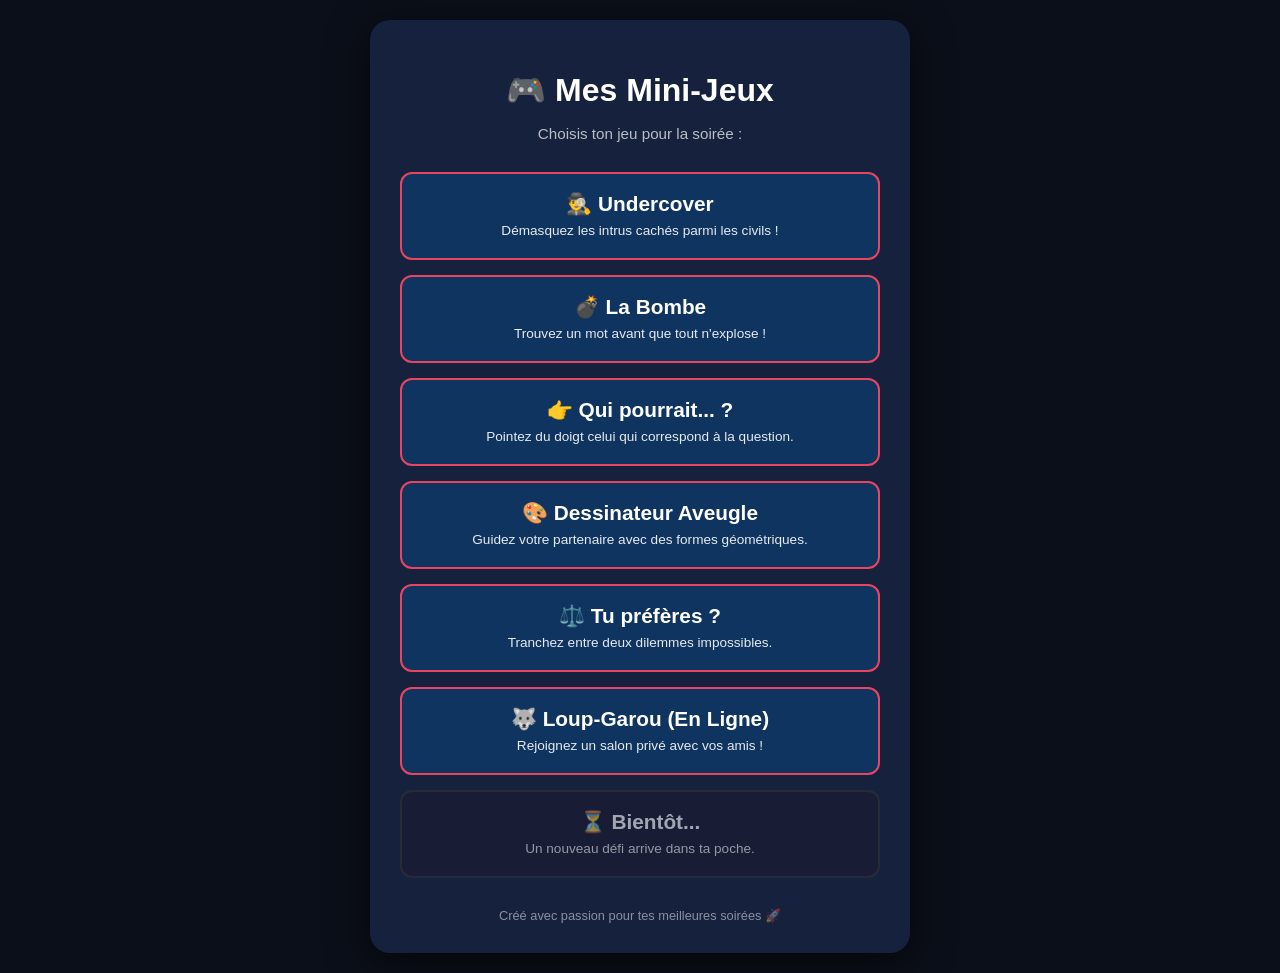
<file: index.html>
<!DOCTYPE html>
<html lang="fr">
<head>
    <meta charset="UTF-8">
    <meta name="viewport" content="width=device-width, initial-scale=1.0">
    <title>Mes Mini-Jeux</title>
    <style>
        body { 
            font-family: 'Segoe UI', Tahoma, Geneva, Verdana, sans-serif; 
            background-color: #0b0f19; 
            color: #ffffff; 
            display: flex; 
            justify-content: center; 
            align-items: center; 
            min-height: 100vh; 
            margin: 0; 
            padding: 20px 0;
            text-align: center; 
        }
        #hub { 
            background-color: #16213e; 
            padding: 30px; 
            border-radius: 20px; 
            box-shadow: 0 10px 40px rgba(0,0,0,0.6); 
            width: 90%; 
            max-width: 480px; 
        }
        h1 { margin-bottom: 10px; color: #fff; font-size: 2em; }
        .subtitle { opacity: 0.7; margin-bottom: 30px; font-size: 0.95em; }
        
        .games-grid { 
            display: flex; 
            flex-direction: column; 
            gap: 15px; 
        }
        
        .game-card { 
            background-color: #0f3460; 
            border: 2px solid #e94560; 
            border-radius: 12px; 
            padding: 18px; 
            cursor: pointer; 
            transition: all 0.3s ease; 
            color: white; 
            text-decoration: none; 
            display: flex;
            flex-direction: column;
            align-items: center;
            justify-content: center;
        }
        
        .game-card:hover { 
            background-color: #e94560; 
            transform: translateY(-3px); 
            box-shadow: 0 5px 15px rgba(233, 69, 96, 0.4);
        }
        
        .game-card h2 { margin: 0 0 5px 0; font-size: 1.3em; }
        .game-card p { margin: 0; font-size: 0.85em; opacity: 0.9; line-height: 1.4; }

        .disabled { 
            border-color: #333; 
            background-color: #1a1a2e; 
            cursor: not-allowed; 
            opacity: 0.6; 
            pointer-events: none;
        }
        
        .footer { margin-top: 30px; font-size: 0.8em; opacity: 0.5; }
    </style>
</head>
<body>
    <div id="hub">
        <h1>🎮 Mes Mini-Jeux</h1>
        <p class="subtitle">Choisis ton jeu pour la soirée :</p>
        
        <div class="games-grid">
            <!-- JEU 1 : UNDERCOVER -->
            <a href="undercover/index.html" class="game-card">
                <h2>🕵️‍♂️ Undercover</h2>
                <p>Démasquez les intrus cachés parmi les civils !</p>
            </a>

            <!-- JEU 2 : LA BOMBE -->
            <a href="bombe/index.html" class="game-card">
                <h2>💣 La Bombe</h2>
                <p>Trouvez un mot avant que tout n'explose !</p>
            </a>

            <!-- JEU 3 : QUI POURRAIT -->
            <a href="quipourrait/index.html" class="game-card">
                <h2>👉 Qui pourrait... ?</h2>
                <p>Pointez du doigt celui qui correspond à la question.</p>
            </a>

            <!-- JEU 4 : DESSINATEUR AVEUGLE -->
            <a href="dessinateur/index.html" class="game-card">
                <h2>🎨 Dessinateur Aveugle</h2>
                <p>Guidez votre partenaire avec des formes géométriques.</p>
            </a>

            <!-- JEU 5 : TU PRÉFÈRES -->
            <a href="tupreferes/index.html" class="game-card">
                <h2>⚖️ Tu préfères ?</h2>
                <p>Tranchez entre deux dilemmes impossibles.</p>
            </a>

            <!-- JEU 6 : LOUP-GAROU MULTIJOUEUR -->
            <a href="loupgarou/index.html" class="game-card">
                <h2>🐺 Loup-Garou (En Ligne)</h2>
                <p>Rejoignez un salon privé avec vos amis !</p>
            </a>
            
            <!-- PROCHAINEMENT -->
            <a href="#" class="game-card disabled">
                <h2>⏳ Bientôt...</h2>
                <p>Un nouveau défi arrive dans ta poche.</p>
            </a>
        </div>

        <div class="footer">
            Créé avec passion pour tes meilleures soirées 🚀
        </div>
    </div>
</body>
</html>
</file>
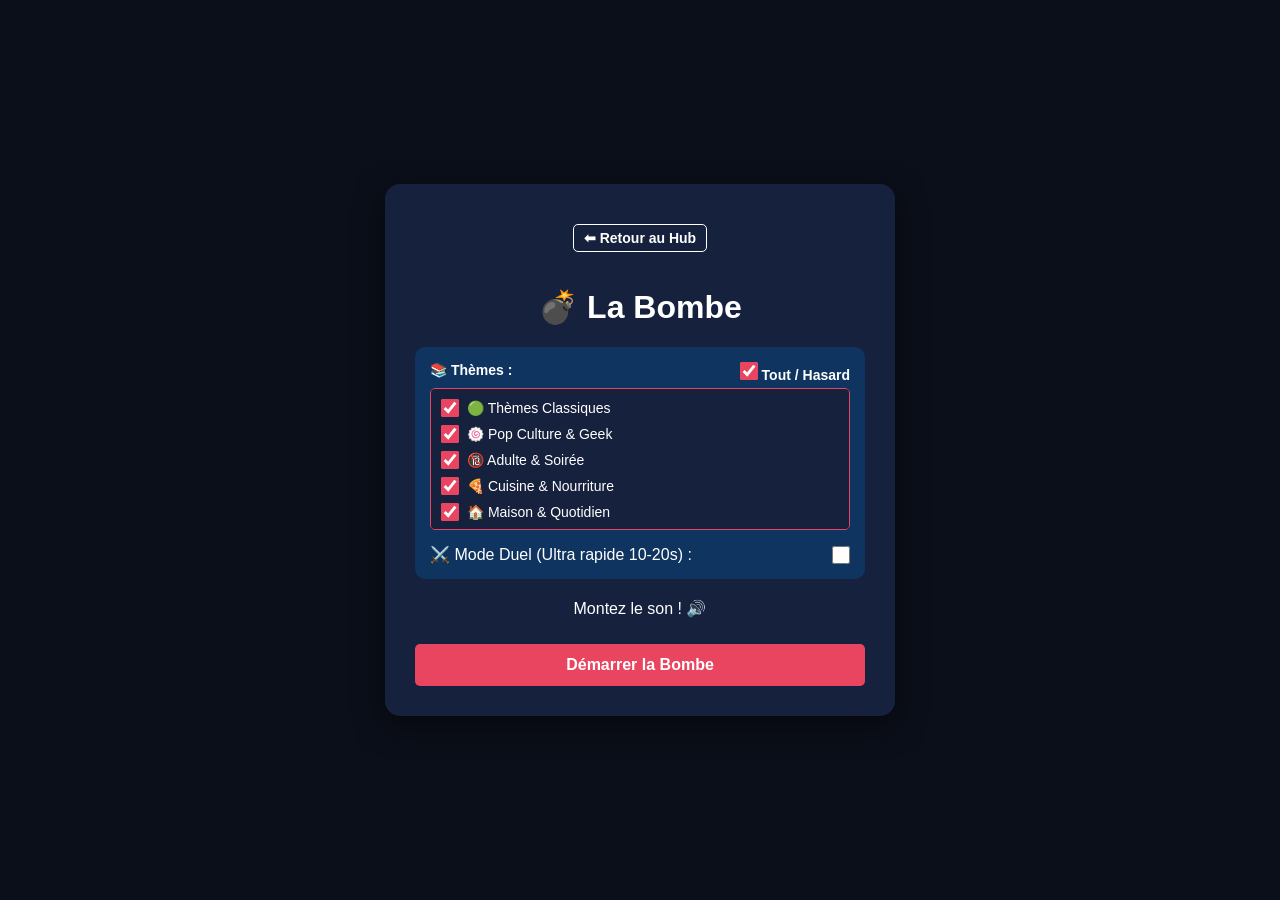
<file: bombe/index.html>
<!DOCTYPE html>
<html lang="fr">
<head>
    <meta charset="UTF-8">
    <meta name="viewport" content="width=device-width, initial-scale=1.0">
    <title>La Bombe</title>
    <link rel="stylesheet" href="style.css">
</head>
<body>
    <div id="app">
        <div id="setup-screen" class="screen active">
            <button class="back-btn" onclick="window.location.href='../index.html'">⬅ Retour au Hub</button>
            <h1>💣 La Bombe</h1>
            
            <div class="settings-box-container">
                <div class="settings-row theme-section">
                    <div class="theme-header">
                        <label>📚 Thèmes :</label>
                        <label class="select-all-label">
                            <input type="checkbox" id="select-all-themes" class="custom-checkbox" onchange="toggleAllThemes(this)" checked>
                            Tout / Hasard
                        </label>
                    </div>
                    <div class="theme-list" id="theme-list"></div>
                </div>

                <div class="settings-row checkbox-row">
                    <label for="duel-mode">⚔️ Mode Duel (Ultra rapide 10-20s) :</label>
                    <input type="checkbox" id="duel-mode" class="custom-checkbox">
                </div>
            </div>

            <p>Montez le son ! 🔊</p>
            <button onclick="startGame()" id="start-btn">Démarrer la Bombe</button>
        </div>

        <div id="game-screen" class="screen">
            <h2 id="theme-display" class="theme-title">Thème</h2>
            <div class="bomb-container">
                <span id="bomb-emoji">💣</span>
            </div>
            
            <div class="input-zone">
                <input type="text" id="word-input" placeholder="Tape vite ton mot..." autocomplete="off">
                <button onclick="passBomb()" id="pass-btn">Passer la bombe !</button>
            </div>
        </div>

        <div id="explosion-screen" class="screen">
            <h1 class="boom-text">💥 BOOM ! 💥</h1>
            <h2>Le téléphone a explosé !</h2>
            
            <div class="history-container">
                <h3>📜 Mots dits :</h3>
                <ul id="word-history"></ul>
            </div>
            
            <button onclick="location.reload()">Rejouer</button>
        </div>
    </div>
    <script src="script.js"></script>
</body>
</html>
</file>
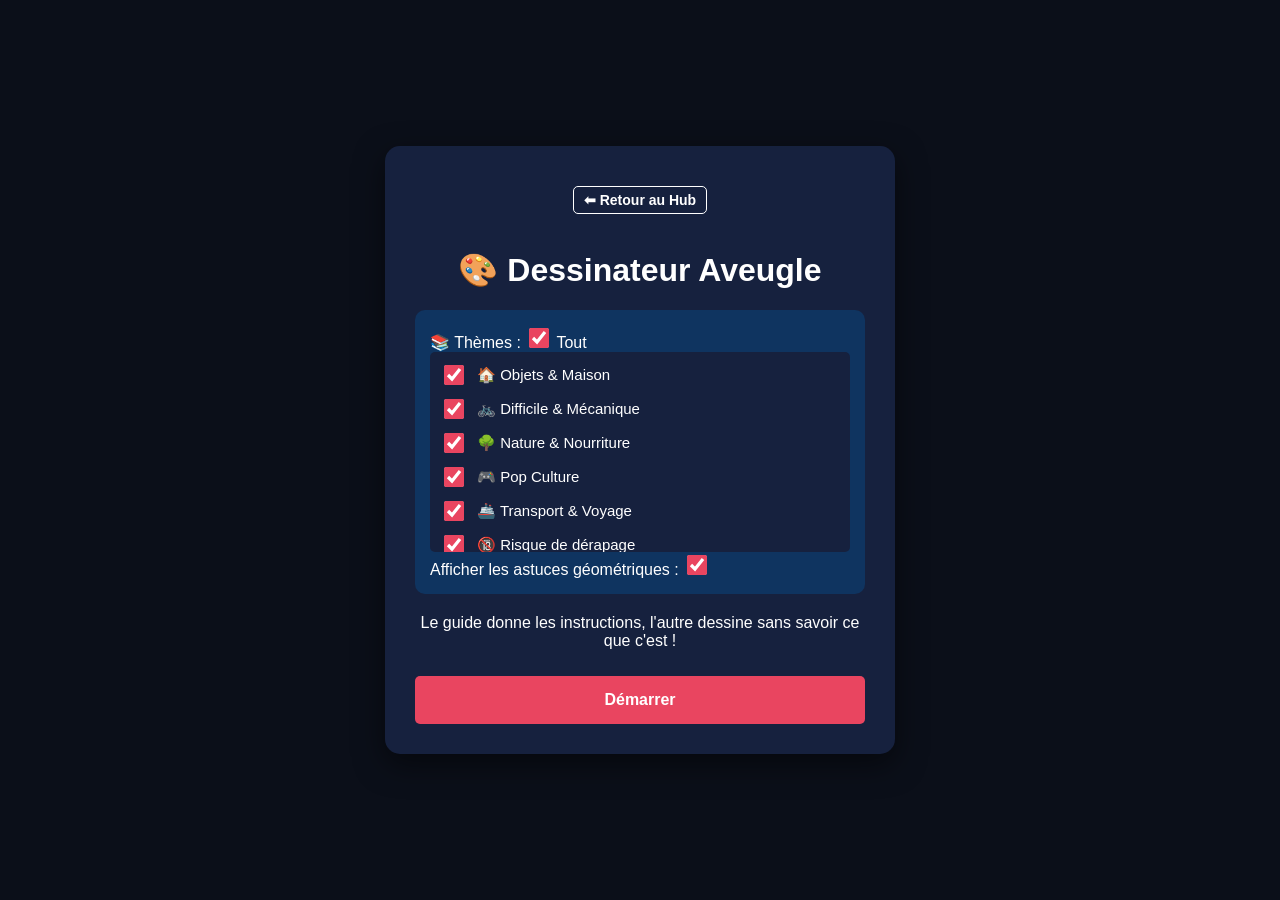
<file: dessinateur/index.html>
<!DOCTYPE html>
<html lang="fr">
<head>
    <meta charset="UTF-8">
    <meta name="viewport" content="width=device-width, initial-scale=1.0">
    <title>Le Dessinateur Aveugle</title>
    <link rel="stylesheet" href="style.css">
</head>
<body>
    <div id="app">
        <div id="setup-screen" class="screen active">
            <button class="back-btn" onclick="window.location.href='../index.html'">⬅ Retour au Hub</button>
            <h1>🎨 Dessinateur Aveugle</h1>
            
            <div class="settings-box-container">
                <div class="settings-row theme-section">
                    <div class="theme-header">
                        <label>📚 Thèmes :</label>
                        <label class="select-all-label">
                            <input type="checkbox" id="select-all-themes" class="custom-checkbox" onchange="toggleAllThemes(this)" checked>
                            Tout
                        </label>
                    </div>
                    <div class="theme-list" id="theme-list"></div>
                </div>

                <div class="settings-row checkbox-row">
                    <label for="toggle-hints">Afficher les astuces géométriques :</label>
                    <input type="checkbox" id="toggle-hints" class="custom-checkbox" checked>
                </div>
            </div>

            <p>Le guide donne les instructions, l'autre dessine sans savoir ce que c'est !</p>
            <button onclick="startGame()" id="start-btn">Démarrer</button>
        </div>

        <div id="game-screen" class="screen">
            <div class="guide-box">
                <p class="instruction-label">🤫 Chut... Ne montre pas cet écran !</p>
                
                <div id="secret-container" class="secret-content">
                    <h3 class="label">MOT SECRET :</h3>
                    <h1 id="secret-word-display">...</h1>
                    
                    <div id="hint-area" class="hint-box">
                        <h3 class="label">ASTUCES GÉOMÉTRIQUES :</h3>
                        <p id="geometry-hint">...</p>
                    </div>
                </div>

                <button id="show-btn" onclick="revealSecret()">👀 Voir le mot secret</button>
            </div>

            <div class="controls-zone">
                <button onclick="nextRound()" id="next-btn" style="display:none;">Mot Suivant ⏭️</button>
                <button class="quit-btn" onclick="location.reload()">Quitter la partie</button>
            </div>
        </div>
    </div>
    <script src="script.js"></script>
</body>
</html>
</file>
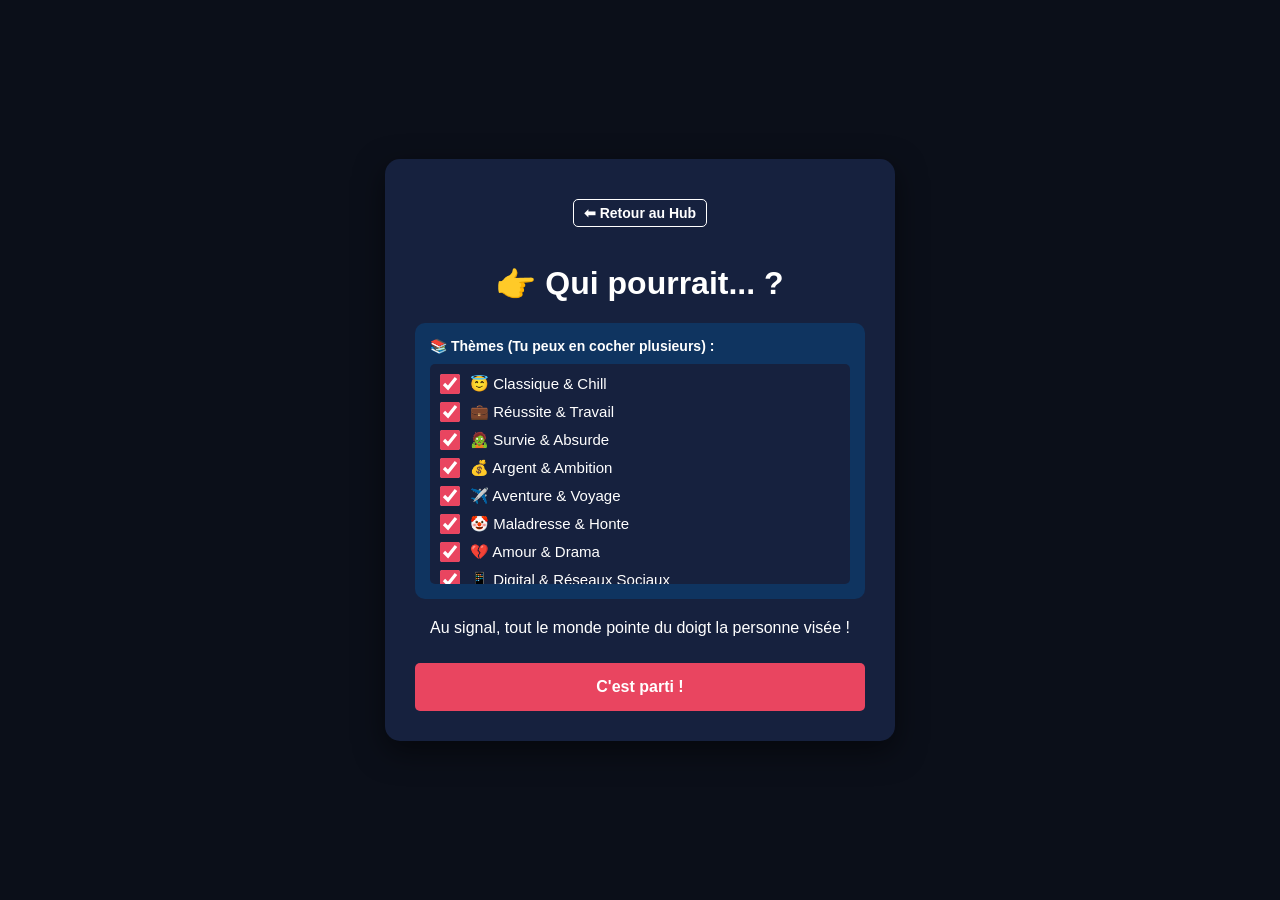
<file: quipourrait/index.html>
<!DOCTYPE html>
<html lang="fr">
<head>
    <meta charset="UTF-8">
    <meta name="viewport" content="width=device-width, initial-scale=1.0">
    <title>Qui Pourrait... ?</title>
    <link rel="stylesheet" href="style.css">
</head>
<body>
    <div id="app">
        <div id="setup-screen" class="screen active">
            <button class="back-btn" onclick="window.location.href='../index.html'">⬅ Retour au Hub</button>
            <h1>👉 Qui pourrait... ?</h1>
            
            <div class="settings-box-container">
                <div class="settings-row theme-section">
                    <div class="theme-header">
                        <label>📚 Thèmes (Tu peux en cocher plusieurs) :</label>
                    </div>
                    <div class="theme-list" id="theme-list">
                        </div>
                </div>
            </div>

            <p>Au signal, tout le monde pointe du doigt la personne visée !</p>
            <button onclick="startGame()" id="start-btn">C'est parti !</button>
        </div>

        <div id="game-screen" class="screen">
            <div class="question-container">
                <h3>Qui pourrait...</h3>
                <h1 id="question-display" class="question-text">...</h1>
            </div>
            
            <div class="timer-container" id="timer-display" style="display: none;">
                3
            </div>

            <div class="controls-zone">
                <button onclick="startCountdown()" id="countdown-btn">Lancer le compte à rebours ⏱️</button>
                <button onclick="nextQuestion()" id="next-btn" class="secondary-btn" style="display: none;">Question Suivante ⏭️</button>
            </div>
            
            <button class="quit-btn" onclick="location.reload()">Quitter</button>
        </div>
    </div>
    <script src="script.js"></script>
</body>
</html>
</file>
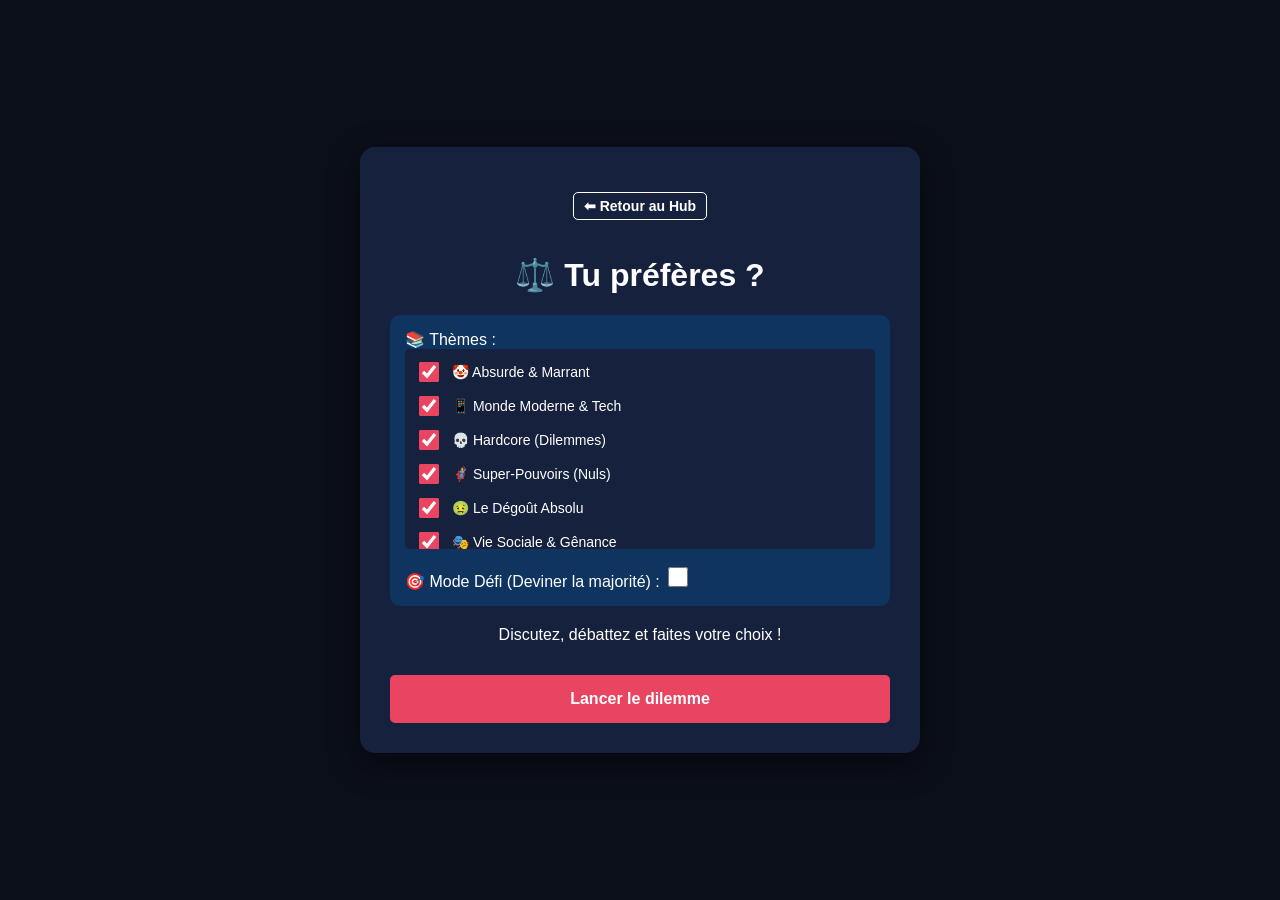
<file: tupreferes/index.html>
<!DOCTYPE html>
<html lang="fr">
<head>
    <meta charset="UTF-8">
    <meta name="viewport" content="width=device-width, initial-scale=1.0">
    <title>Tu préfères ?</title>
    <link rel="stylesheet" href="style.css">
</head>
<body>
    <div id="app">
        <div id="setup-screen" class="screen active">
            <button class="back-btn" onclick="window.location.href='../index.html'">⬅ Retour au Hub</button>
            <h1>⚖️ Tu préfères ?</h1>
            
            <div class="settings-box-container">
                <div class="settings-row theme-section">
                    <div class="theme-header">
                        <label>📚 Thèmes :</label>
                    </div>
                    <div class="theme-list" id="theme-list"></div>
                </div>

                <div class="settings-row checkbox-row">
                    <label for="challenge-mode">🎯 Mode Défi (Deviner la majorité) :</label>
                    <input type="checkbox" id="challenge-mode" class="custom-checkbox">
                </div>
            </div>

            <p>Discutez, débattez et faites votre choix !</p>
            <button onclick="startGame()" id="start-btn">Lancer le dilemme</button>
        </div>

        <div id="game-screen" class="screen">
            <h3 class="game-instruction">Tu préfères...</h3>
            
            <div class="dilemma-container">
                <div class="option-box option-a" onclick="selectOption('A')">
                    <p id="display-a">Option A</p>
                </div>
                
                <div class="vs-circle">OU</div>
                
                <div class="option-box option-b" onclick="selectOption('B')">
                    <p id="display-b">Option B</p>
                </div>
            </div>

            <div id="result-zone" style="display:none;">
                <p class="vote-instruction">Votez tous en même temps !</p>
                <button onclick="nextDilemma()">Dilemme Suivant ⏭️</button>
            </div>

            <button class="quit-btn" onclick="location.reload()">Quitter</button>
        </div>
    </div>
    <script src="script.js"></script>
</body>
</html>
</file>
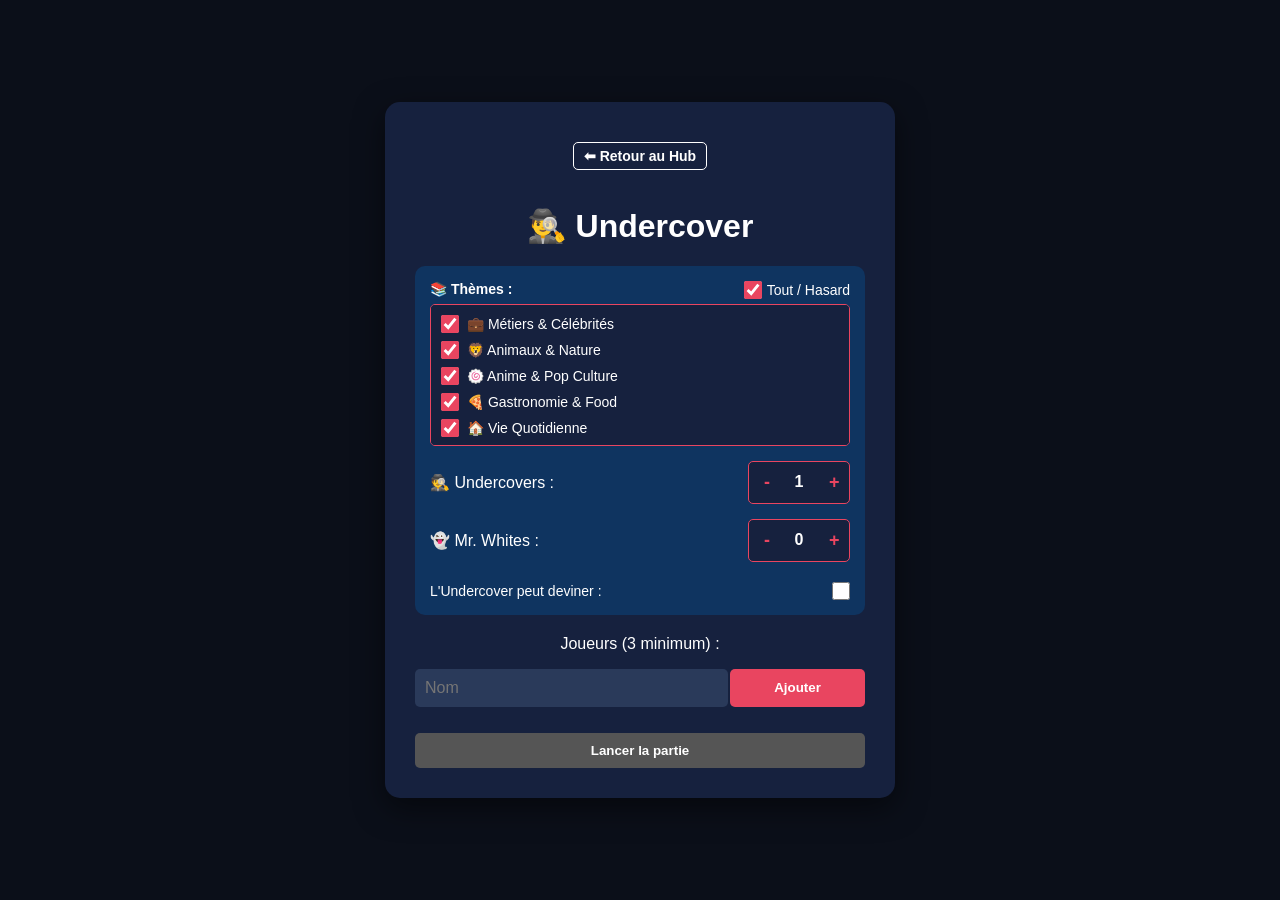
<file: undercover/index.html>
<!DOCTYPE html>
<html lang="fr">
<head>
    <meta charset="UTF-8">
    <meta name="viewport" content="width=device-width, initial-scale=1.0">
    <title>Undercover - Jeu</title>
    <link rel="stylesheet" href="style.css">
</head>
<body>
    <div id="app">
        <div id="setup-screen" class="screen active">
            <button class="back-btn" onclick="window.location.href='../index.html'">⬅ Retour au Hub</button>
            <h1>🕵️‍♂️ Undercover</h1>
            
            <div class="settings-box-container">
                <div class="settings-row theme-section">
                    <div class="theme-header">
                        <label>📚 Thèmes :</label>
                        <label class="select-all-label">
                            <input type="checkbox" id="select-all-themes" class="custom-checkbox" onchange="toggleAllThemes(this)" checked>
                            Tout / Hasard
                        </label>
                    </div>
                    <div class="theme-list" id="theme-list"></div>
                </div>

                <div class="settings-row">
                    <label>🕵️ Undercovers :</label>
                    <div class="counter-group">
                        <button class="counter-btn" onclick="updateCounter('undercover-count', -1)">-</button>
                        <span id="undercover-count" class="counter-val">1</span>
                        <button class="counter-btn" onclick="updateCounter('undercover-count', 1)">+</button>
                    </div>
                </div>
                <div class="settings-row">
                    <label>👻 Mr. Whites :</label>
                    <div class="counter-group">
                        <button class="counter-btn" onclick="updateCounter('mr-white-count', -1)">-</button>
                        <span id="mr-white-count" class="counter-val">0</span>
                        <button class="counter-btn" onclick="updateCounter('mr-white-count', 1)">+</button>
                    </div>
                </div>
                <div class="settings-row checkbox-row">
                    <label for="allow-undercover-guess">L'Undercover peut deviner :</label>
                    <input type="checkbox" id="allow-undercover-guess" class="custom-checkbox">
                </div>
            </div>

            <p>Joueurs (3 minimum) :</p>
            <div class="input-group">
                <input type="text" id="player-name" placeholder="Nom">
                <button onclick="addPlayer()">Ajouter</button>
            </div>
            <ul id="player-list"></ul>
            <button onclick="startGame()" id="start-btn" disabled>Lancer la partie</button>
        </div>

        <div id="turn-screen" class="screen">
            <h2 id="turn-title">Au tour de...</h2>
            <p>Assure-toi d'être seul(e) 👀</p>
            <button onclick="showWord()">Voir mon rôle</button>
        </div>

        <div id="word-screen" class="screen">
            <h2 id="role-title">Ton mot est :</h2>
            <h1 id="secret-word" class="word-display">???</h1>
            <button onclick="nextTurn()">J'ai bien mémorisé</button>
        </div>

        <div id="debate-screen" class="screen">
            <h2>🗣️ Débat - Tour <span id="round-number">1</span></h2>
            <p>Discutez et éliminez un suspect :</p>
            <div id="vote-list"></div>
        </div>

        <div id="continue-screen" class="screen">
            <h2>Le jeu continue !</h2>
            <p id="continue-desc"></p>
            <button onclick="startVotingPhase()">Passer au tour suivant</button>
        </div>

        <div id="guess-screen" class="screen">
            <h2 id="guess-title">👻 Un intrus est démasqué !</h2>
            <p>Dernière chance. Quel était le mot des civils ?</p>
            <input type="text" id="intruder-guess" placeholder="Le mot est...">
            <button onclick="checkIntruderGuess()">Tenter ma chance</button>
        </div>

        <div id="result-screen" class="screen">
            <h1 id="result-title">Résultat</h1>
            <p id="result-desc"></p>
            <button onclick="location.reload()">Rejouer</button>
        </div>
    </div>
    <script src="script.js"></script>
</body>
</html>
</file>
<file: bombe/style.css>
body {
    font-family: 'Segoe UI', Tahoma, Geneva, Verdana, sans-serif;
    background-color: #0b0f19;
    color: #ffffff;
    display: flex;
    justify-content: center;
    align-items: center;
    min-height: 100vh;
    margin: 0;
    text-align: center;
    transition: background-color 0.1s;
}

#app {
    background-color: #16213e;
    padding: 30px;
    border-radius: 15px;
    box-shadow: 0 10px 30px rgba(0,0,0,0.5);
    width: 90%;
    max-width: 450px;
}

.screen { display: none; }
.screen.active { display: block; }

button { background-color: #e94560; color: white; border: none; padding: 12px 15px; border-radius: 5px; cursor: pointer; font-weight: bold; width: 100%; margin-top: 10px; font-size: 16px;}
button:hover { background-color: #ff4a6a; }
.back-btn { background-color: transparent; border: 1px solid white; width: auto; padding: 5px 10px; font-size: 14px; margin-bottom: 15px;}

.settings-box-container { background: #0f3460; padding: 15px; border-radius: 10px; margin-bottom: 20px; display: flex; flex-direction: column; gap: 15px; }
.settings-row { display: flex; justify-content: space-between; align-items: center; text-align: left; }
.theme-section { flex-direction: column; align-items: stretch; gap: 5px; }
.theme-header { display: flex; justify-content: space-between; width: 100%; font-size: 14px; font-weight: bold; }
.theme-list { max-height: 120px; overflow-y: auto; background: #16213e; padding: 10px; border-radius: 5px; border: 1px solid #e94560; display: grid; grid-template-columns: 1fr; gap: 8px; }
.theme-item { display: flex; align-items: center; gap: 8px; font-size: 14px; text-align: left; }
.custom-checkbox { width: 18px; height: 18px; accent-color: #e94560; cursor: pointer; margin: 0;}

.theme-title { color: #e94560; font-size: 1.8em; margin-bottom: 30px; }
.bomb-container { font-size: 80px; margin: 20px 0; display: inline-block; }

.input-zone { display: flex; flex-direction: column; gap: 10px; }
input[type="text"] { padding: 15px; border-radius: 5px; border: none; font-size: 18px; background-color: #2a3a5a; color: white; text-align: center; width: 90%; margin: 0 auto;}

.history-container { background: #0f3460; border-radius: 10px; padding: 15px; margin: 20px 0; max-height: 200px; overflow-y: auto; }
.history-container h3 { margin-top: 0; color: #e94560; }
ul { list-style-type: none; padding: 0; margin: 0; }
li { background: #16213e; margin: 5px 0; padding: 8px; border-radius: 5px; }

.boom-text { color: #ff2a2a; font-size: 3em; margin-bottom: 0; text-shadow: 0 0 20px #ff2a2a; }

/* Animations */
@keyframes pulse {
    0% { transform: scale(1); }
    50% { transform: scale(1.1); }
    100% { transform: scale(1); }
}
.bomb-pulse { animation: pulse 0.5s infinite; }

@keyframes shake {
    0% { transform: translate(1px, 1px) rotate(0deg); }
    10% { transform: translate(-1px, -2px) rotate(-1deg); }
    20% { transform: translate(-3px, 0px) rotate(1deg); }
    30% { transform: translate(3px, 2px) rotate(0deg); }
    40% { transform: translate(1px, -1px) rotate(1deg); }
    50% { transform: translate(-1px, 2px) rotate(-1deg); }
    60% { transform: translate(-3px, 1px) rotate(0deg); }
    70% { transform: translate(3px, 1px) rotate(-1deg); }
    80% { transform: translate(-1px, -1px) rotate(1deg); }
    90% { transform: translate(1px, 2px) rotate(0deg); }
    100% { transform: translate(1px, -2px) rotate(-1deg); }
}
.body-shake { animation: shake 0.5s; }
.body-shake-fast { animation: shake 0.1s infinite; background-color: #3a0000; }
</file>
<file: dessinateur/style.css>
body {
    font-family: 'Segoe UI', Tahoma, Geneva, Verdana, sans-serif;
    background-color: #0b0f19;
    color: #ffffff;
    display: flex;
    justify-content: center;
    align-items: center;
    min-height: 100vh;
    margin: 0;
    text-align: center;
}

#app {
    background-color: #16213e;
    padding: 30px;
    border-radius: 15px;
    box-shadow: 0 10px 30px rgba(0,0,0,0.5);
    width: 90%;
    max-width: 450px;
}

.screen { display: none; }
.screen.active { display: block; }

button { background-color: #e94560; color: white; border: none; padding: 15px; border-radius: 5px; cursor: pointer; font-weight: bold; width: 100%; margin-top: 10px; font-size: 16px;}
.back-btn { background-color: transparent; border: 1px solid white; width: auto; padding: 5px 10px; font-size: 14px; margin-bottom: 15px;}
.quit-btn { background-color: transparent; color: #888; font-size: 14px; margin-top: 20px;}

.settings-box-container { background: #0f3460; padding: 15px; border-radius: 10px; margin-bottom: 20px; text-align: left; }
.theme-list { max-height: 180px; overflow-y: auto; background: #16213e; padding: 10px; border-radius: 5px; display: grid; gap: 8px; }
.theme-item { display: flex; align-items: center; gap: 10px; font-size: 15px; }

.guide-box { background: #0f3460; border: 2px dashed #e94560; border-radius: 10px; padding: 20px; margin: 20px 0; }
.instruction-label { font-size: 0.9em; color: #ffbc00; margin-bottom: 20px; font-weight: bold; }
.secret-content { display: none; transition: 0.3s; }
.label { color: #888; font-size: 0.9em; text-transform: uppercase; margin-bottom: 5px; }
#secret-word-display { color: #e94560; margin: 0 0 20px 0; font-size: 2.2em; }
.hint-box { background: #16213e; padding: 15px; border-radius: 8px; text-align: left; }
#geometry-hint { line-height: 1.5; margin: 0; font-style: italic; }

.custom-checkbox { width: 20px; height: 20px; accent-color: #e94560; }
</file>
<file: quipourrait/style.css>
body {
    font-family: 'Segoe UI', Tahoma, Geneva, Verdana, sans-serif;
    background-color: #0b0f19;
    color: #ffffff;
    display: flex;
    justify-content: center;
    align-items: center;
    min-height: 100vh;
    margin: 0;
    text-align: center;
}

#app {
    background-color: #16213e;
    padding: 30px;
    border-radius: 15px;
    box-shadow: 0 10px 30px rgba(0,0,0,0.5);
    width: 90%;
    max-width: 450px;
    position: relative;
}

.screen { display: none; }
.screen.active { display: block; }

button { background-color: #e94560; color: white; border: none; padding: 15px; border-radius: 5px; cursor: pointer; font-weight: bold; width: 100%; margin-top: 10px; font-size: 16px;}
button:hover { background-color: #ff4a6a; }
.secondary-btn { background-color: #0f3460; border: 2px solid #e94560; }
.secondary-btn:hover { background-color: #1a4a85; }
.back-btn { background-color: transparent; border: 1px solid white; width: auto; padding: 5px 10px; font-size: 14px; margin-bottom: 15px;}
.quit-btn { background-color: transparent; color: #888; margin-top: 30px; padding: 10px; font-size: 14px;}

.settings-box-container { background: #0f3460; padding: 15px; border-radius: 10px; margin-bottom: 20px; text-align: left; }
.theme-section { display: flex; flex-direction: column; gap: 10px; }
.theme-header { display: flex; justify-content: space-between; font-size: 14px; font-weight: bold; }
.theme-list { max-height: 200px; overflow-y: auto; background: #16213e; padding: 10px; border-radius: 5px; display: grid; gap: 8px; }
.theme-item { display: flex; align-items: center; gap: 10px; font-size: 15px; }
.custom-checkbox { width: 20px; height: 20px; accent-color: #e94560; cursor: pointer; margin: 0;}

.question-container { margin: 40px 0; min-height: 150px; display: flex; flex-direction: column; justify-content: center;}
.question-container h3 { color: #888; margin-bottom: 10px; font-weight: normal;}
.question-text { color: #e94560; font-size: 2em; margin: 0; line-height: 1.3;}

.timer-container { font-size: 5em; font-weight: bold; color: white; margin: 20px 0; text-shadow: 0 0 20px #e94560; }
.controls-zone { margin-top: 30px; }

/* Animations */
@keyframes pop {
    0% { transform: scale(0.5); opacity: 0; }
    80% { transform: scale(1.2); opacity: 1; }
    100% { transform: scale(1); }
}
.pop-anim { animation: pop 0.4s ease-out forwards; }
</file>
<file: tupreferes/style.css>
body {
    font-family: 'Segoe UI', Tahoma, Geneva, Verdana, sans-serif;
    background-color: #0b0f19;
    color: #ffffff;
    display: flex;
    justify-content: center;
    align-items: center;
    min-height: 100vh;
    margin: 0;
    text-align: center;
}

#app {
    background-color: #16213e;
    padding: 30px;
    border-radius: 15px;
    box-shadow: 0 10px 30px rgba(0,0,0,0.5);
    width: 95%;
    max-width: 500px;
}

.screen { display: none; }
.screen.active { display: block; }

.settings-box-container { background: #0f3460; padding: 15px; border-radius: 10px; margin-bottom: 20px; text-align: left; }
.theme-list { max-height: 180px; overflow-y: auto; background: #16213e; padding: 10px; border-radius: 5px; display: grid; gap: 8px; margin-bottom: 15px; }
.theme-item { display: flex; align-items: center; gap: 10px; font-size: 14px; }

.dilemma-container {
    display: flex;
    flex-direction: column;
    gap: 15px;
    margin: 20px 0;
    position: relative;
}

.option-box {
    padding: 25px 15px;
    border-radius: 12px;
    font-size: 1.2em;
    font-weight: bold;
    cursor: pointer;
    transition: 0.3s;
    min-height: 80px;
    display: flex;
    align-items: center;
    justify-content: center;
    border: 2px solid transparent;
}

.option-a { background-color: #e94560; color: white; }
.option-b { background-color: #0f3460; color: white; border: 2px solid #e94560; }

.vs-circle {
    width: 40px;
    height: 40px;
    background: #ffffff;
    color: #1a1a2e;
    border-radius: 50%;
    display: flex;
    align-items: center;
    justify-content: center;
    font-weight: bold;
    margin: -5px auto;
    z-index: 2;
    border: 3px solid #16213e;
}

.option-box:active { transform: scale(0.95); }

button { background-color: #e94560; color: white; border: none; padding: 15px; border-radius: 5px; cursor: pointer; font-weight: bold; width: 100%; margin-top: 15px; font-size: 16px;}
.back-btn { background-color: transparent; border: 1px solid white; width: auto; padding: 5px 10px; font-size: 14px; margin-bottom: 15px;}
.quit-btn { background-color: transparent; color: #888; margin-top: 20px; font-size: 14px; width: auto;}

.custom-checkbox { width: 20px; height: 20px; accent-color: #e94560; }
.vote-instruction { color: #ffbc00; font-weight: bold; margin-top: 20px; }
</file>
<file: undercover/style.css>
body {
    font-family: 'Segoe UI', Tahoma, Geneva, Verdana, sans-serif;
    background-color: #0b0f19;
    color: #ffffff;
    display: flex;
    justify-content: center;
    align-items: center;
    min-height: 100vh;
    margin: 0;
    text-align: center;
}

#app {
    background-color: #16213e;
    padding: 30px;
    border-radius: 15px;
    box-shadow: 0 10px 30px rgba(0,0,0,0.5);
    width: 90%;
    max-width: 450px;
}

.screen { display: none; }
.screen.active { display: block; }

.input-group { display: flex; justify-content: space-between; margin-bottom: 15px;}
input[type="text"] { padding: 10px; border-radius: 5px; border: none; width: 65%; font-size: 16px; background-color: #2a3a5a; color: white;}

button { background-color: #e94560; color: white; border: none; padding: 10px 15px; border-radius: 5px; cursor: pointer; font-weight: bold; width: 100%; margin-top: 10px;}
.input-group button { width: 30%; margin-top: 0; }
button:disabled { background-color: #555; cursor: not-allowed; }
.back-btn { background-color: transparent; border: 1px solid white; width: auto; padding: 5px 10px; font-size: 14px; margin-bottom: 15px;}

ul { list-style-type: none; padding: 0; }
li { background: #0f3460; margin: 5px 0; padding: 10px; border-radius: 5px; }

.settings-box-container {
    background: #0f3460;
    padding: 15px;
    border-radius: 10px;
    margin-bottom: 20px;
    display: flex;
    flex-direction: column;
    gap: 15px;
}

.settings-row { display: flex; justify-content: space-between; align-items: center; text-align: left; }
.checkbox-row { font-size: 14px; margin-top: 5px; }

.theme-section { flex-direction: column; align-items: stretch; gap: 5px; }
.theme-header { display: flex; justify-content: space-between; width: 100%; font-size: 14px; font-weight: bold; }
.theme-list { 
    max-height: 120px; 
    overflow-y: auto; 
    background: #16213e; 
    padding: 10px; 
    border-radius: 5px; 
    border: 1px solid #e94560; 
    display: grid; 
    grid-template-columns: 1fr; 
    gap: 8px; 
}
.theme-item { display: flex; align-items: center; gap: 8px; font-size: 14px; text-align: left; }
.select-all-label { display: flex; align-items: center; gap: 5px; font-weight: normal;}

.counter-group {
    display: flex;
    align-items: center;
    background: #16213e;
    border-radius: 5px;
    border: 1px solid #e94560;
}
.counter-btn { width: 35px; background: transparent; color: #e94560; margin: 0; font-size: 18px; }
.counter-val { width: 30px; font-weight: bold; text-align: center;}

.custom-checkbox { width: 18px; height: 18px; accent-color: #e94560; cursor: pointer; margin: 0;}
.word-display { color: #e94560; font-size: 2.5em; margin: 20px 0;}

.vote-btn { background-color: #0f3460; border: 1px solid #e94560; margin-bottom: 10px; }
.vote-btn.eliminated { opacity: 0.4; text-decoration: line-through; pointer-events: none; border-color: #555; }
</file>
